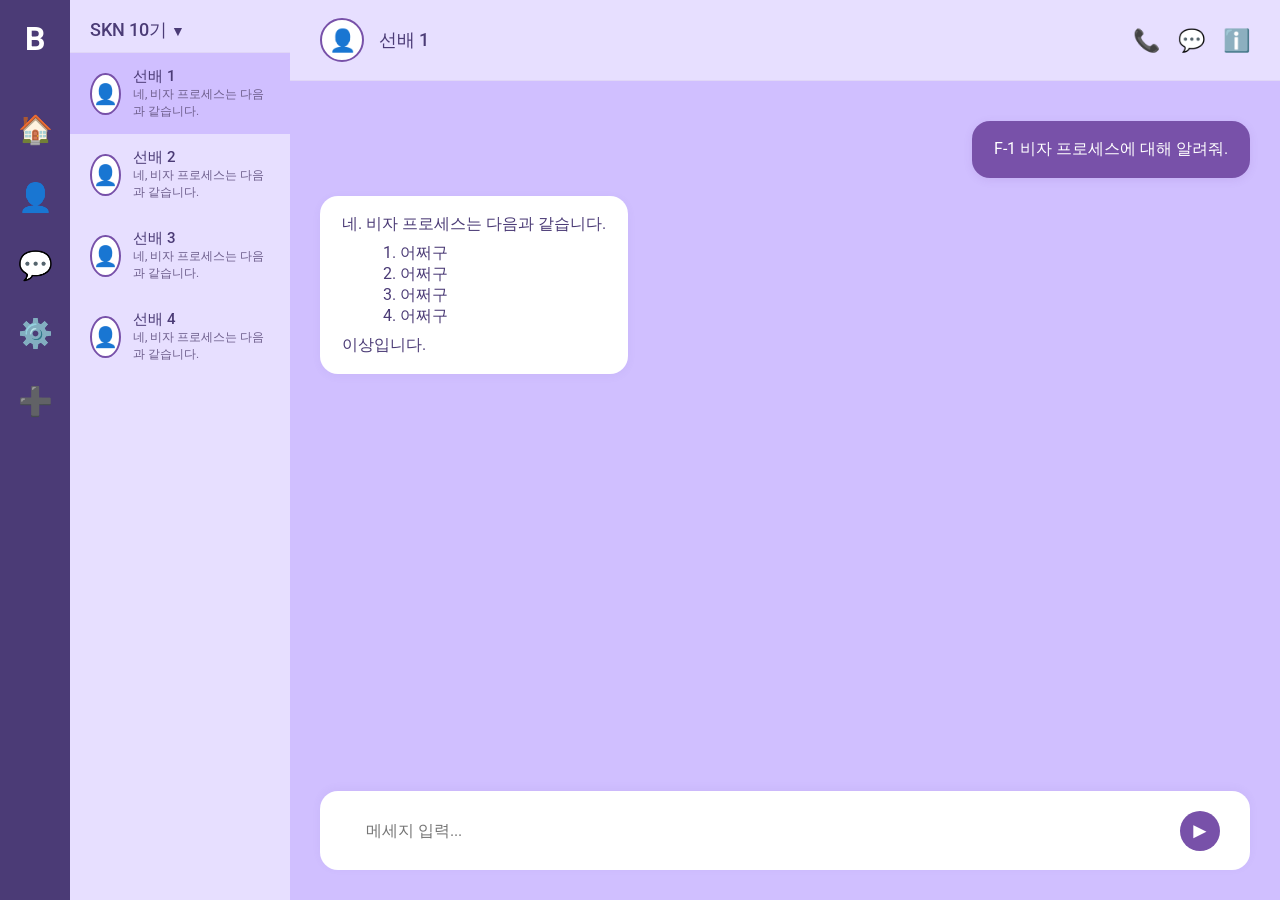
<file: bora/chatbot/templates/chatbot/index.html>
<!DOCTYPE html>
<html lang="en">
<head>
    <meta charset="UTF-8">
    <meta name="viewport" content="width=device-width, initial-scale=1.0">
    <title>Chatbot</title>
    <link href="https://fonts.googleapis.com/css?family=Roboto:400,500,700&display=swap" rel="stylesheet">
    <style>
        :root {
            --deep-purple: #4B3B76;
            --accent-purple: #7851A9;
            --light-purple: #E7DFFF;
            --very-light-purple: #D0BFFF;
        }
        html, body {
            height: 100%;
            margin: 0;
            padding: 0;
        }
        body {
            font-family: 'Roboto', Arial, sans-serif;
            background: var(--very-light-purple);
            height: 100vh;
            margin: 0;
            display: flex;
            flex-direction: column;
        }
        .main-wrapper {
            display: flex;
            height: 100vh;
        }
        /* Sidebar */
        .sidebar {
            width: 70px;
            background: var(--deep-purple);
            display: flex;
            flex-direction: column;
            align-items: center;
            padding-top: 20px;
            gap: 25px;
        }
        .sidebar-icon {
            color: white;
            font-size: 28px;
            margin-bottom: 10px;
            cursor: pointer;
        }
        .sidebar-logo {
            font-size: 32px;
            font-weight: bold;
            color: white;
            margin-bottom: 30px;
        }
        /* User List */
        .userlist {
            width: 220px;
            background: var(--light-purple);
            padding: 0;
            display: flex;
            flex-direction: column;
        }
        .userlist-header {
            padding: 18px 20px 10px 20px;
            font-weight: 500;
            color: var(--deep-purple);
            font-size: 18px;
            border-bottom: 1px solid #e0d6f7;
        }
        .userlist-item {
            display: flex;
            align-items: center;
            padding: 14px 20px;
            cursor: pointer;
            transition: background 0.2s;
        }
        .userlist-item.selected, .userlist-item:hover {
            background: var(--very-light-purple);
        }
        .user-avatar {
            width: 38px;
            height: 38px;
            border-radius: 50%;
            background: #fff;
            border: 2px solid var(--accent-purple);
            display: flex;
            align-items: center;
            justify-content: center;
            font-size: 20px;
            margin-right: 12px;
        }
        .user-info {
            display: flex;
            flex-direction: column;
        }
        .user-name {
            font-weight: 500;
            color: var(--deep-purple);
            font-size: 15px;
        }
        .user-desc {
            font-size: 12px;
            color: #6d5e8c;
        }
        /* Chat Area */
        .chat-section {
            flex: 1;
            display: flex;
            flex-direction: column;
            background: var(--very-light-purple);
        }
        .chat-header {
            display: flex;
            align-items: center;
            background: var(--light-purple);
            padding: 18px 30px 18px 30px;
            border-bottom: 1px solid #e0d6f7;
        }
        .chat-header-avatar {
            width: 40px;
            height: 40px;
            border-radius: 50%;
            background: #fff;
            border: 2px solid var(--accent-purple);
            display: flex;
            align-items: center;
            justify-content: center;
            font-size: 22px;
            margin-right: 15px;
        }
        .chat-header-title {
            font-size: 18px;
            font-weight: 500;
            color: var(--deep-purple);
        }
        .chat-header-actions {
            margin-left: auto;
            display: flex;
            gap: 18px;
        }
        .chat-header-action {
            color: var(--deep-purple);
            font-size: 22px;
            cursor: pointer;
        }
        /* Chat Messages */
        .chat-messages {
            flex: 1;
            padding: 40px 0 0 0;
            display: flex;
            flex-direction: column;
            align-items: flex-start;
            overflow-y: auto;
        }
        .chat-bubble {
            max-width: 420px;
            padding: 18px 22px;
            border-radius: 18px;
            margin-bottom: 18px;
            margin-left: 30px !important; 
            font-size: 16px;
            background: #fff;
            color: var(--deep-purple);
            box-shadow: 0 2px 8px rgba(120,81,169,0.07);
            align-self: flex-start;
            margin-left: 0;
        }
        .chat-bubble.user {
            background: var(--accent-purple);
            color: #fff;
            align-self: flex-end;
            margin-right: 30px !important; 
            box-shadow: 0 2px 8px rgba(120,81,169,0.13);
        }
        .chat-bubble.bot {
            background: #fff;
            color: var(--deep-purple);
            align-self: flex-start;
        }
        /* Input Bar */
        .chat-input-bar {
            display: flex;
            align-items: center;
            background: #fff;
            padding: 18px 30px;
            border-radius: 18px 18px 18px 18px;
            box-shadow: 0 -2px 8px rgba(120,81,169,0.07);
            margin: 0 30px 30px 30px;
        }
        .chat-input {
            flex: 1;
            border: none;
            font-size: 16px;
            padding: 12px 16px;
            border-radius: 8px;
            /* background: var(--very-light-purple); */
            background: white;
            margin-right: 12px;
            font-family: 'Roboto', Arial, sans-serif;
        }
        .chat-input:focus {
            outline: 2px solid var(--accent-purple);
        }
        .send-btn {
            background: var(--accent-purple);
            color: #fff;
            border: none;
            border-radius: 50%;
            width: 40px;
            height: 40px;
            display: flex;
            align-items: center;
            justify-content: center;
            font-size: 22px;
            cursor: pointer;
            transition: background 0.2s;
        }
        .send-btn:hover {
            background: var(--deep-purple);
        }
    </style>
</head>
<body>
<div class="main-wrapper">
    <!-- Sidebar -->
    <div class="sidebar">
        <div class="sidebar-logo">B</div>
        <div class="sidebar-icon">🏠</div>
        <div class="sidebar-icon">👤</div>
        <div class="sidebar-icon">💬</div>
        <div class="sidebar-icon">⚙️</div>
        <div class="sidebar-icon">➕</div>
    </div>
    <!-- User List -->
    <div class="userlist">
        <div class="userlist-header">SKN 10기 <span style="font-size:14px;">&#x25BC;</span></div>
        <div class="userlist-item selected" data-mentor="1" onclick="selectMentor(1)">
            <div class="user-avatar">👤</div>
            <div class="user-info">
                <span class="user-name">선배 1</span>
                <span class="user-desc">네, 비자 프로세스는 다음과 같습니다.</span>
            </div>
        </div>
        <div class="userlist-item" data-mentor="2" onclick="selectMentor(2)">
            <div class="user-avatar">👤</div>
            <div class="user-info">
                <span class="user-name">선배 2</span>
                <span class="user-desc">네, 비자 프로세스는 다음과 같습니다.</span>
            </div>
        </div>
        <div class="userlist-item" data-mentor="3" onclick="selectMentor(3)">
            <div class="user-avatar">👤</div>
            <div class="user-info">
                <span class="user-name">선배 3</span>
                <span class="user-desc">네, 비자 프로세스는 다음과 같습니다.</span>
            </div>
        </div>
        <div class="userlist-item" data-mentor="4" onclick="selectMentor(4)">
            <div class="user-avatar">👤</div>
            <div class="user-info">
                <span class="user-name">선배 4</span>
                <span class="user-desc">네, 비자 프로세스는 다음과 같습니다.</span>
            </div>
        </div>
    </div>
    <!-- Chat Section -->
    <div class="chat-section">
        <div class="chat-header">
            <div class="chat-header-avatar">👤</div>
            <div class="chat-header-title" id="chat-header-title">선배 1</div>
            <div class="chat-header-actions">
                <span class="chat-header-action">📞</span>
                <span class="chat-header-action">💬</span>
                <span class="chat-header-action">ℹ️</span>
            </div>
        </div>
        <div class="chat-messages" id="chat-messages">
            <!-- Chat bubbles will be rendered here by JS -->
        </div>
        <form class="chat-input-bar" onsubmit="sendMessage(); return false;">
            <input type="text" id="user-input" class="chat-input" placeholder="메세지 입력...">
            <button type="submit" class="send-btn">&#9658;</button>
        </form>
    </div>
</div>
<script>
    // Store chat history for each mentor
    const mentors = {
        1: {
            name: '선배 1',
            chat: [
                {from: 'user', text: 'F-1 비자 프로세스에 대해 알려줘.'},
                {from: 'bot', html: '네. 비자 프로세스는 다음과 같습니다.<br><ol style="margin: 8px 0 0 18px; color: #4B3B76;"><li>어쩌구</li><li>어쩌구</li><li>어쩌구</li><li>어쩌구</li></ol><div style="margin-top: 8px;">이상입니다.</div>'}
            ]
        },
        2: {name: '선배 2', chat: []},
        3: {name: '선배 3', chat: []},
        4: {name: '선배 4', chat: []}
    };
    let currentMentor = 1;

    function renderChat() {
        const chatMessages = document.getElementById('chat-messages');
        chatMessages.innerHTML = '';
        mentors[currentMentor].chat.forEach(msg => {
            const div = document.createElement('div');
            div.className = 'chat-bubble ' + (msg.from === 'user' ? 'user' : 'bot');
            if (msg.html) {
                div.innerHTML = msg.html;
            } else {
                div.textContent = msg.text;
            }
            chatMessages.appendChild(div);
        });
        chatMessages.scrollTop = chatMessages.scrollHeight;
    }

    function selectMentor(mentorId) {
        currentMentor = mentorId;
        // Update selected UI
        document.querySelectorAll('.userlist-item').forEach(item => {
            item.classList.remove('selected');
        });
        document.querySelector('.userlist-item[data-mentor="' + mentorId + '"]').classList.add('selected');
        // Update header
        document.getElementById('chat-header-title').textContent = mentors[mentorId].name;
        // Render chat
        renderChat();
    }

    function sendMessage() {
        const input = document.getElementById('user-input');
        const message = input.value.trim();
        if (message) {
            mentors[currentMentor].chat.push({from: 'user', text: message});
            renderChat();
            input.value = '';
            setTimeout(() => {
                mentors[currentMentor].chat.push({from: 'bot', text: 'I received your message: ' + message});
                renderChat();
            }, 1000);
        }
    }
    document.getElementById('user-input').addEventListener('keypress', function(e) {
        if (e.key === 'Enter') {
            sendMessage();
        }
    });
    // Initial render
    renderChat();
</script>
</body>
</html>
</file>
